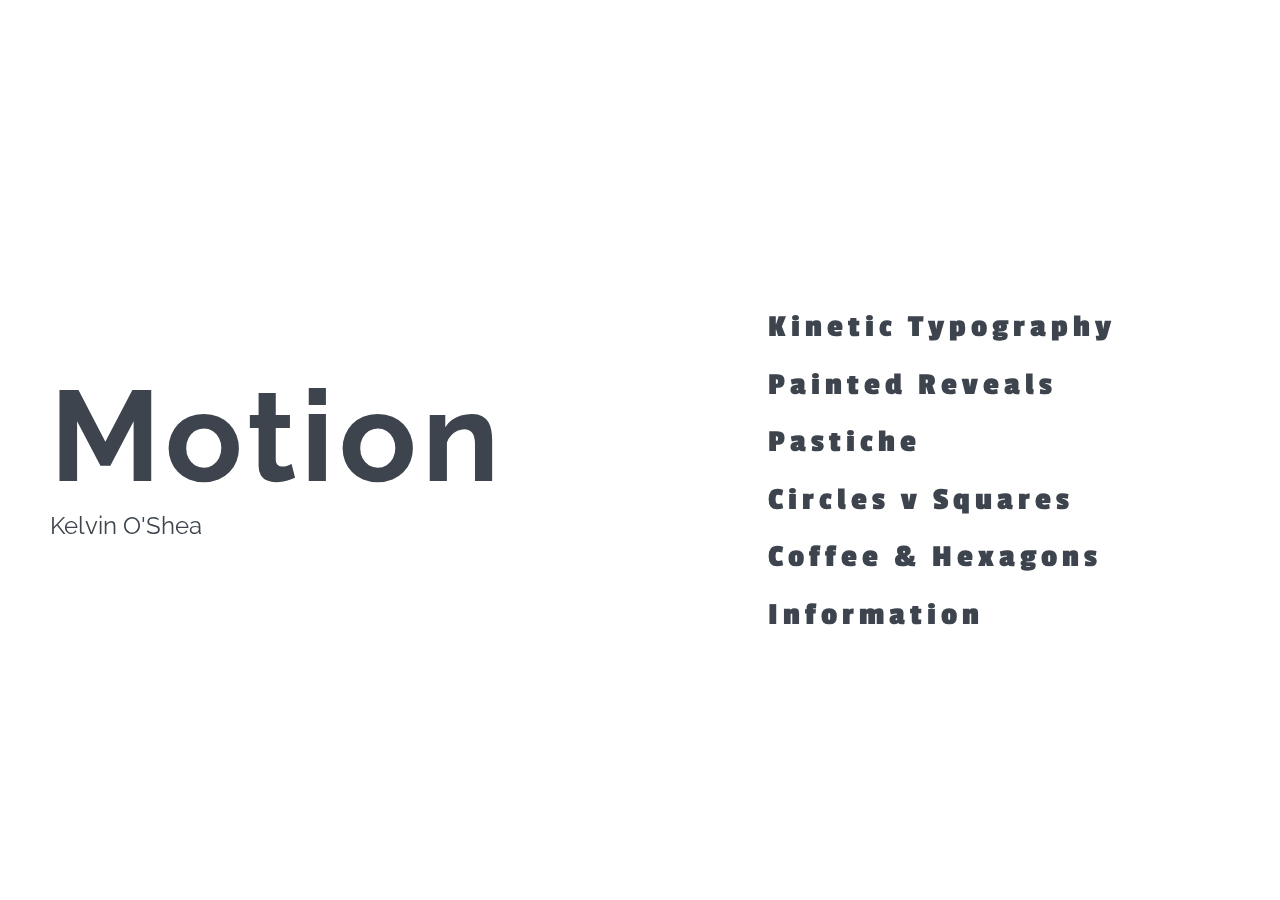
<file: index.html>
<!DOCTYPE html>

<html lang="en">
<head>
  <meta charset="utf-8">

  <title>Motion | Kelvin O'Shea</title>
  <meta name="description" content="Motion Graphics">
  <meta name="author" content="Kelvin O'Shea">

  <link href="https://fonts.googleapis.com/css?family=Passion+One:700|Raleway:400,900" rel="stylesheet">
  <link rel="stylesheet" href="css/main.css">
  <link rel="stylesheet" href="css/normalize.css">
  <link rel="stylesheet" href="css/animate.css">

  <!--[if lt IE 9]>
    <script src="https://cdnjs.cloudflare.com/ajax/libs/html5shiv/3.7.3/html5shiv.js"></script>
  <![endif]-->
</head>

<body>

  <div class="container">
    <div class="left">
      <div class="index-text animated fadeIn">
        <p id="title">Motion</p>
        <p id="author">Kelvin O'Shea</p>
      </div>
    </div>

    <div class="right">
      <div class="link-container">
        <a href="type.html"><h1  class="animated fadeInUp" id="kt-delay">Kinetic Typography</h1></a>
        <a href="painted.html"><h1 class="animated fadeInUp" id="pr-delay">Painted Reveals</h1></a>
        <a href="pastiche.html"><h1  class="animated fadeInUp" id="de-delay">Pastiche</h1></a>
        <a href="expressions.html"><h1  class="animated fadeInUp" id="ci-delay">Circles v Squares</h1></a>
        <a href="coffee.html"><h1  class="animated fadeInUp" id="co-delay">Coffee & Hexagons</h1></a>
        <a href="second.html"><h1  class="animated fadeInUp" id="se-delay">Information</h1></a>
      </div>
    </div>
  </div>

  <!-- Scripts -->
  <script src="https://code.jquery.com/jquery-2.2.4.min.js"></script>
  <script src="js/jquery.fullPage.min.js"></script>

  <script src="js/script.js"></script>
</body>
</html>
</file>
<file: css/main.css>
/* globals */

@font-face {
    font-family: 'wedgieregular';
    src: url('fonts/wedgie_regular-webfont.woff2') format('woff2'),
         url('fonts/wedgie_regular-webfont.woff') format('woff');
    font-weight: normal;
    font-style: normal;
}


@font-face {
    font-family: 'nexa_boldregular';
    src: url('fonts/nexa_free_bold-webfont.eot');
    src: url('fonts/nexa_free_bold-webfont.eot?#iefix') format('embedded-opentype'),
         url('fonts/nexa_free_bold-webfont.woff2') format('woff2'),
         url('fonts/nexa_free_bold-webfont.woff') format('woff'),
         url('fonts/nexa_free_bold-webfont.ttf') format('truetype'),
         url('fonts/nexa_free_bold-webfont.svg#nexa_boldregular') format('svg');
    font-weight: normal;
    font-style: normal;

}

#wedgie {
  font-family: 'wedgieregular', sans-serif;
  font-size: 3rem;
  text-align: center;
    
}

#spot {
    font-family: 'nexa_boldregular', sans-serif;
  font-size: 5rem;
  text-align: center;
    color: #3bb54a;
}



html {
  font-size: 16px;
  color: rgba(61,68,77,1);
}

a {
  text-decoration: none;
  color: rgba(61,68,77,1);
}

a:visited {
  color: rgba(61,68,77,1);
}

a:hover {
  color: rgba(61,68,77,.7);
}

p {
  font-family: 'Raleway', sans-serif;
}

h1 {
  font-family: 'Passion One', cursive;
  letter-spacing: 5px;
}

.motion {
  font-family: 'Raleway', sans-serif;
  font-weight: 900;
  letter-spacing: 2px;
  position: fixed;
  margin: 0 0 0 30px;
  padding: 0;
  left: 0;
  vertical-align: middle;
  opacity: .6;
}

.nav {
  position: fixed;
  right: 0;
  margin: 0 30px 0 0;
  padding: 0;
}

li {
  border-radius: 50%;
  box-shadow: 0px 0px 2px #888;
  margin: 0 10px;
  height: 15px;
  width: 15px;
}

hr {
  width:120px;
  margin-top: 30px;
}

.header {
  position: fixed;
  display: block;
  width: 100vw;
  top: 0px;
  opacity: .5;
  padding-left: 20px;
  padding-right: 20px;
  z-index: 9;
  min-height: 50px;
  line-height: 50px;
}

.nav-down {
  position: absolute;
  bottom: 0;
  left: 50%;
  margin-bottom: 20px;
}

.header:hover {
  background-color: rgba(61,68,77,0.2);
  -webkit-transition: .3s;
  transition: .3s;
}

.header:hover .motion {
  opacity: 1;
  -webkit-transition: .3s;
  transition: .3s;
}

li {
  display: inline;
}

.footer {
  min-height: 20vh;
}

.link-right {
  position: fixed;
  right: 0;
  margin-right: 20px;
}

.link-right h1 {
  font-size: 2rem;
  vertical-align: middle;
}

.link-left {
  position: fixed;
  left: 0;
  margin-left: 20px;
}

.link-right h1 {
  font-size: 2rem;
  vertical-align: middle;
}

.subtitle {
  position: relative;
  bottom: 0;
  text-align: center;
  display: block;
  margin: 0 auto;
  font-weight: 700;
  font-size: 1.3rem;
  letter-spacing: 2px;
}

.subtitle-sf {
  position: relative;
  bottom: 0;
  text-align: center;
  display: block;
  margin: 0 auto;
  font-weight: 700;
  font-size: 1.3rem;
  letter-spacing: 2px;
  color: #ffffff;
}

.blacktext {
  color: rgba(61,68,77,1);
}

.fp-controlArrow {
  color: black;
}

.over {
  position: absolute;
  bottom: 0;
}

/* index */

.left {
  position: fixed;
  width: 50%;
  left: 0;
  height: 100vh;
}

.right {
  position: fixed;
  width: 50%;
  right: 0;
  height: 100vh;
}

#title {
  font-weight: 700;
  font-size: 8rem;
  letter-spacing: 5px;
  margin: 0;
  padding: 0
}

#author {
  font-size: 1.5rem;
  margin: 0;
  padding: 0;
}

.index-text {
  position: relative;
  top: 50%;
  -webkit-transform: translateY(-50%);
  transform: translateY(-50%);
  margin-left: 50px;
  -webkit-animation-duration: 2s;
  animation-duration: 2s;
}

.link-container {
  position: relative;
  top: 50%;
  -webkit-transform: translateY(-50%);
  transform: translateY(-50%);
  width: 60%;
  margin: 0 auto;
}

.overlay-bg {
  background-image: url(../imag/black-horizontal-stripes.png);
  position: absolute;
  top: 0;
  left: 0;
  bottom: 0;
  right: 0;
  pointer-events: none;
  background-repeat: repeat;
}

.video {
  position: absolute;
  right: 0;
  bottom: 0;
  top: 0;
  right: 0;
  width: 100%;
  height: 100%;
  background-size: 100% 100%;
  background-color: black;
  background-image: /* our video */;
  background-position: center center;
  background-size: contain;
  -o-object-fit: cover;
  object-fit: cover;
  z-index: 3;

}



/* intro */

.intro-text {
  text-align: center;
}

/* inspo */

.grid {
  display: -webkit-box;
  display: -ms-flexbox;
  display: flex;
  -ms-flex-wrap: wrap;
  flex-wrap: wrap;
  -webkit-box-orient: horizontal;
  -webkit-box-direction: normal;
  -ms-flex-direction: row;
  flex-direction: row;
  margin: 0 auto;
  width: 75vw;
  height: 75vh;
}

.inspo-content {
  display: -webkit-box;
  display: -ms-flexbox;
  display: flex;
  -ms-flex-preferred-size: calc(50% - 20px);
  flex-basis: calc(50% - 20px);
  -webkit-box-pack: center;
  -ms-flex-pack: center;
  justify-content: center;
  -webkit-box-orient: vertical;
  -webkit-box-direction: normal;
  -ms-flex-direction: column;
  flex-direction: column;
  margin: 10px;
}

.content-bg {
  background-color: #3D444D;
  opacity: 0;
  height: 100%;
  text-align: center;
  padding: 1rem;
}

.content-bg:hover {
  background-color: #3D444D;
  opacity: 0.85;
  -webkit-transition: .5s;
  transition: .5s;
}

.content-text {
  font-weight: 700;
  color: #ffffff;
  font-size: 2rem;
}

.sub-content-text {
  color: #ffffff;
}

.click {
  position: relative;
  margin: 0 auto;
  width: 7rem;
  color: #fff;
  border: solid 1px #fff;
  padding: 1rem;
  margin-top: 2rem;
}


/*id*/

#eden {
  background: url(../img/painted.jpg) no-repeat center;
  background-size: cover;
}

#stranger {
  background: url(../img/stranger_things.png) no-repeat center;
  background-size: cover;
}

#brother {
  background: url(../img/hey-brother.png) no-repeat center;
  background-size: cover;
}

#seventies {
  background: url(../img/70s-party.png) no-repeat center;
  background-size: cover;
}

#superman {
  background: url(../img/superman.gif) no-repeat center;
  background-size: contain;
}

#wedgie-scheme {
  background: url(../img/colourscheme.png) no-repeat center;
  background-size: cover;
}

#illustrator-kt {
  background: url(../img/illustrator-kt.png) no-repeat center;
  background-size: cover;
}

#after-effects-kt {
  background: url(../img/after-effects-kt.png) no-repeat center;
  background-size: cover;
}

#photoshop-pr {
  background: url(../img/photoshop-pr.png) no-repeat center;
  background-size: cover;
}

#film {
  background: url(../img/film.gif) no-repeat center;
  background-size: cover;
}

#flash {
  background: url(../img/flash.gif) no-repeat center;
  background-size: cover;
}

#thor {
  background: url(../img/thor.png) no-repeat center;
  background-size: cover;
}

#jessica {
  background: url(../img/jessica.png) no-repeat center;
  background-size: cover;
}

#masking {
  background: url(../img/masking.png) no-repeat center;
  background-size: cover;
}

#aftereffects-pr {
  background: url(../img/aftereffects-pr.png) no-repeat center;
  background-size: cover;
}



/* style frames */

#slide1 {
  background: url(../img/styleframe1.jpg) no-repeat center;
  background-size: cover;

}

#slide2 {
  background: url(../img/styleframe2.jpg) no-repeat center;
  background-size: cover;

}

#styleframe-pr {
  background: url(../img/styleframe-pr.jpg) no-repeat center;
  background-size: contain;
}


#kt-delay {
  -webkit-animation-delay: 0.5s;
  animation-delay: 0.5s
}

#pr-delay {
  -webkit-animation-delay: 1s;
  animation-delay: 1s;
}

#de-delay {
  -webkit-animation-delay: 1.5s;
  animation-delay: 1.5s;
}

#ci-delay {
  -webkit-animation-delay: 2s;
  animation-delay: 2s;
}

#co-delay {
  -webkit-animation-delay: 2.5s;
  animation-delay: 2.5s;
}

#se-delay {
  -webkit-animation-delay: 3s;
  animation-delay: 3s;
}

/*pastiche*/

#truedetective {
  background: url(../img/true-detective.jpg) no-repeat center;
  background-size: cover;
}

#terminator {
  background: url(../img/T2.png) no-repeat center;
  background-size: cover;
}

#tattoo {
  background: url(../img/tattoo.png) no-repeat center;
  background-size: cover;
}

#smoke {
  background: url(../img/smoke.jpg) no-repeat center;
  background-size: cover;
}

#photoshop-ps {
  background: url(../img/photoshop-ps.png) no-repeat center;
  background-size: cover;
}

#footage {
  background: url(../img/footage.png) no-repeat center;
  background-size: cover;
}

#masking-ps {
  background: url(../img/masking-ps.png) no-repeat center;
  background-size: cover;
}

#keying {
  background: url(../img/keying.png) no-repeat center;
  background-size: cover;
}

#styleframe-ps {
  background: url(../img/pastiche-sf.jpg) no-repeat center;
  background-size: cover;
}

/*expressions*/

#gui {
  background: url(../img/gui.png) no-repeat center;
  background-size: cover;
}

#apple-tv {
  background: url(../img/apple-tv.png) no-repeat center;
  background-size: cover;
}

#love-theft {
  background: url(../img/love-theft.png) no-repeat center;
  background-size: cover;
}

#music-scene {
  background: url(../img/music-scene.png) no-repeat center;
  background-size: cover;
}

#styleframe-ci {
  background: url(../img/cvs.jpg) no-repeat center;
  background-size: cover;
}

#illustrator-ci {
  background: url(../img/illustrator-ci.png) no-repeat center;
  background-size: cover;
}

#tutorial {
  background: url(../img/tutorial.png) no-repeat center;
  background-size: cover;
}

#expressions {
  background: url(../img/aftereffects-ex.png) no-repeat center;
  background-size: cover;
}

#graphing {
  background: url(../img/aftereffects-gr.png) no-repeat center;
  background-size: cover;
}

/*coffee and hexagons*/

#styleframe-co {
  background: url(../img/coffee-sf.png) no-repeat center;
  background-size: cover;
}

#jules-co {
  background: url(../img/jules-co.png) no-repeat center;
  background-size: cover;
}

#jimmy-co {
  background: url(../img/characters-co.png) no-repeat center;
  background-size: cover;
}

#audio-co {
  background: url(../img/audio-co.png) no-repeat center;
  background-size: cover;
}

#expressions-co {
  background: url(../img/expressions-co.png) no-repeat center;
  background-size: cover;
}

#inglorious {
  background: url(../img/inglorious.png) no-repeat center;
  background-size: cover;
}

#meta {
  background: url(../img/meta.png) no-repeat center;
  background-size: cover;
}

#siri {
  background: url(../img/siri.gif) no-repeat center;
  background-size: cover;
}

#movie-palette {
  background: url(../img/wes.png) no-repeat center;
  background-size: contain;
}

/* information */

#vox {
  background: url(../img/vox.png) no-repeat center;
  background-size: cover;
}

#kurz {
  background: url(../img/kurz.png) no-repeat center;
  background-size: cover;
}

#google {
  background: url(../img/google-allo.png) no-repeat center;
  background-size: cover;
}

#apple {
  background: url(../img/apple.png) no-repeat center;
  background-size: cover;
}

#styleframe-in-1 {
  background: url(../img/spot-ar.jpg) no-repeat center;
  background-size: cover;
}

#styleframe-in-2 {
  background: url(../img/spot-mb.jpg) no-repeat center;
  background-size: cover;
}

#styleframe-in-3 {
  background: url(../img/spot-final-screen.jpg) no-repeat center;
  background-size: cover;
}

#storyboard1 {
    background: url(../img/storyboard1.jpg) no-repeat center;
  background-size: cover;
}

#storyboard2 {
  background: url(../img/storyboard2.jpg) no-repeat center;
  background-size: cover;
}

#spot-logo {
    background: url(../img/spot-logo-2.png) no-repeat center;
  background-size: contain;
}

#app {
    background: url(../img/app-01.png) no-repeat center;
  background-size: contain;
}

#icon {
    background: url(../img/kettlebell-01.png) no-repeat center;
  background-size: contain;
}

#mindmap {
  background: url(../img/mindmap.jpg) no-repeat center;
  background-size: cover;
}

.do-dont {
    font-family: 'Passion One';
    font-weight: bold;
    text-align: center;
    font-size: 4rem;
    letter-spacing: 2px;
}
</file>
